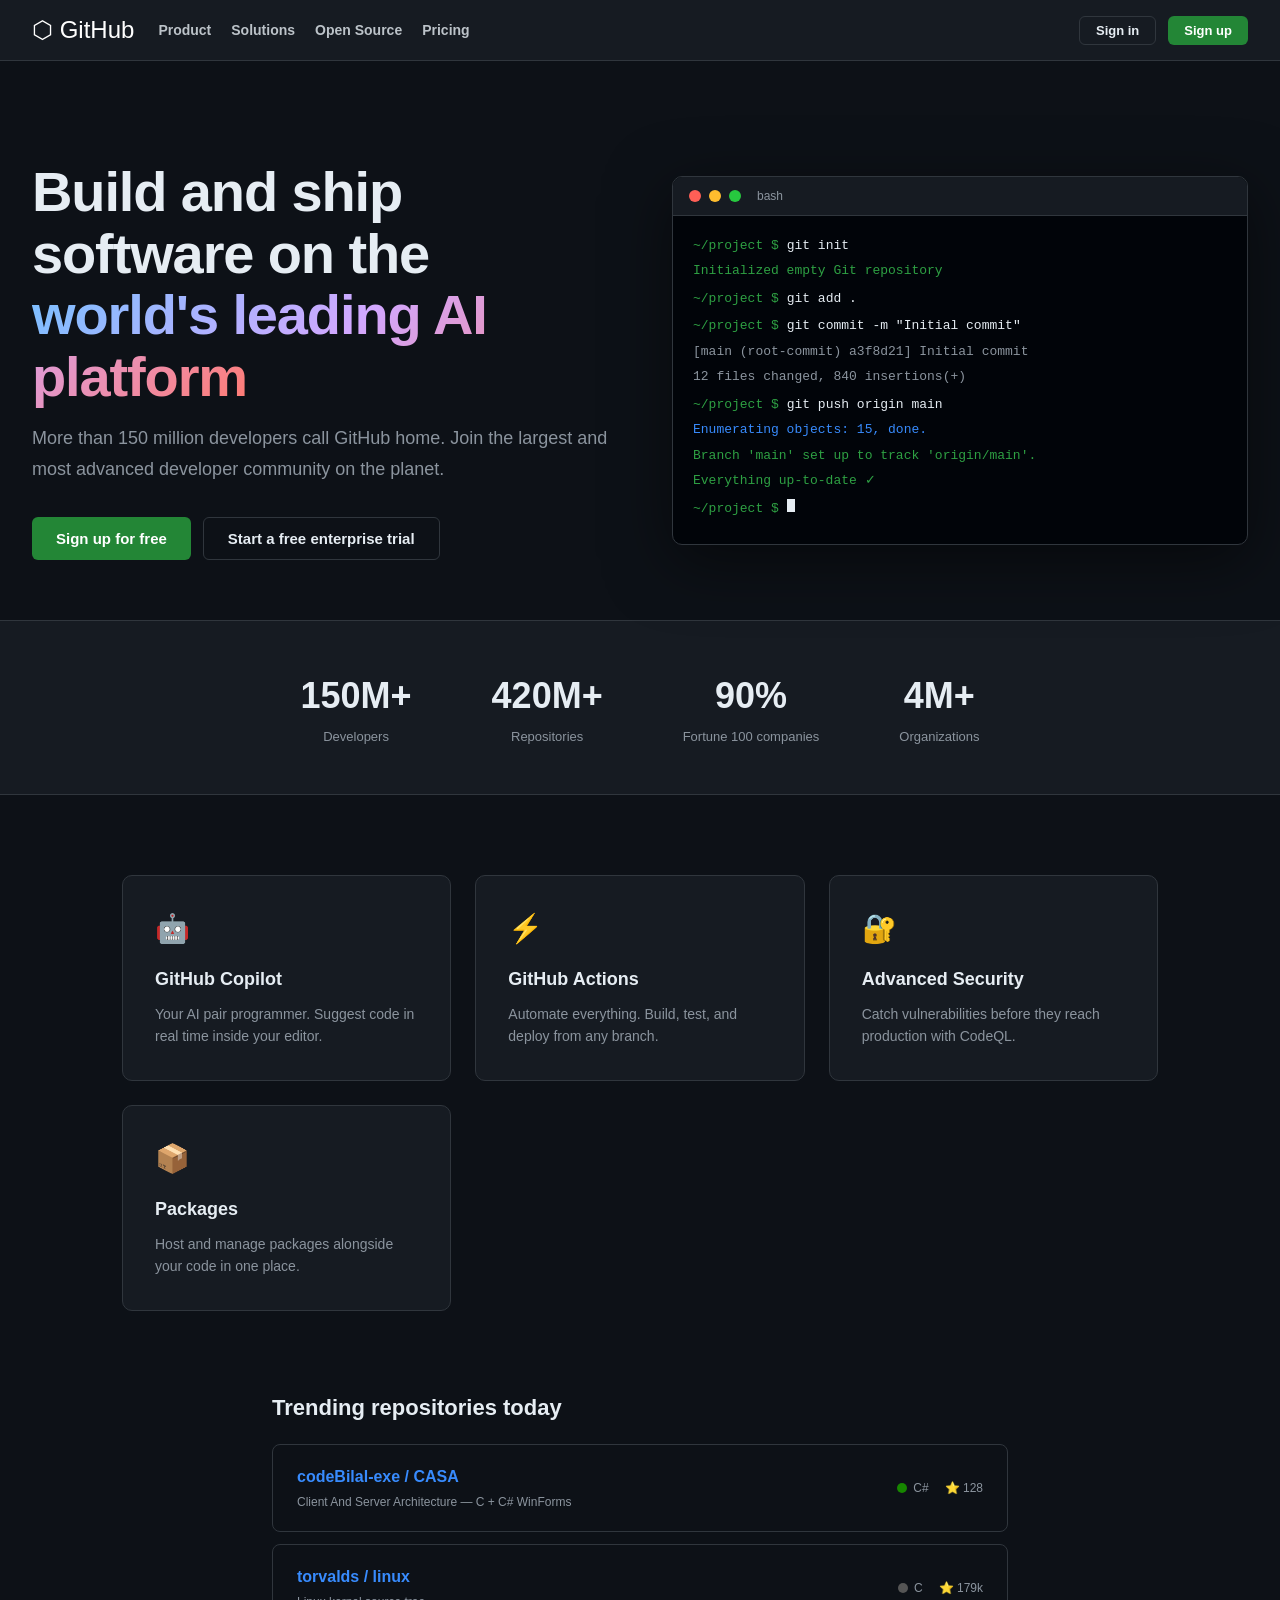
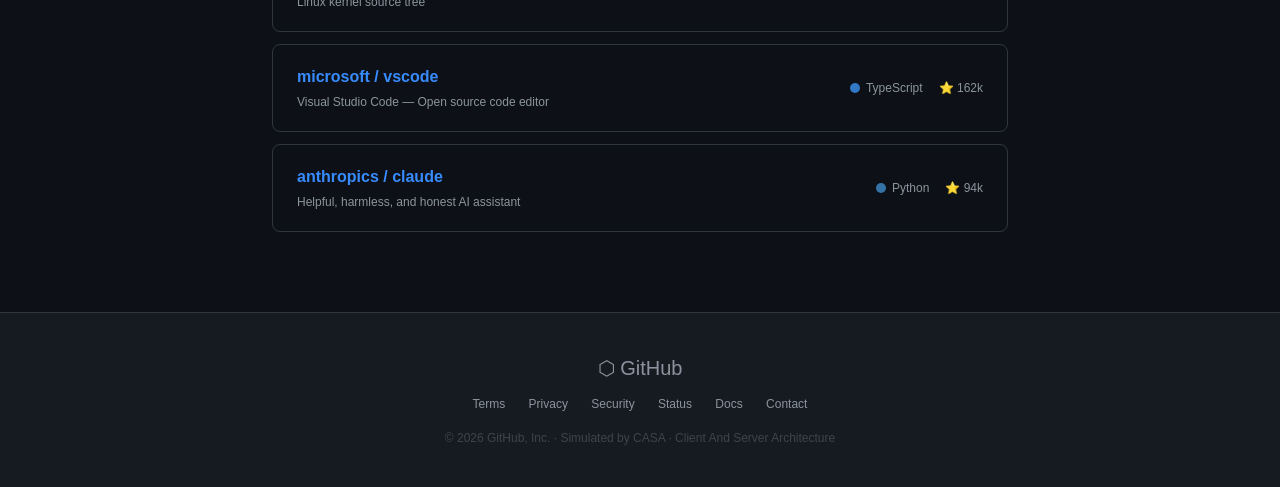
<file: Websites/github/index.html>
<!DOCTYPE html>
<html lang="en">
<head>
<meta charset="UTF-8">
<meta name="viewport" content="width=device-width, initial-scale=1.0">
<title>GitHub · Build and ship software</title>
<link rel="icon" type="image/svg+xml" href="data:image/svg+xml,<svg xmlns='http://www.w3.org/2000/svg' viewBox='0 0 100 100'><circle cx='50' cy='50' r='45' fill='%230288d1'/><text x='50' y='60' font-size='40' font-weight='bold' text-anchor='middle' fill='white'>⬡</text></svg>">
<style>
  :root {
    --bg:      #0d1117;
    --bg2:     #161b22;
    --border:  #30363d;
    --text:    #e6edf3;
    --muted:   #8b949e;
    --green:   #238636;
    --green-h: #2ea043;
    --blue:    #388bfd;
    --orange:  #d29922;
  }

  * { margin: 0; padding: 0; box-sizing: border-box; }

  body {
    background: var(--bg);
    color: var(--text);
    font-family: -apple-system, BlinkMacSystemFont, "Segoe UI", Helvetica, Arial, sans-serif;
    font-size: 14px;
    line-height: 1.5;
    min-height: 100vh;
  }

  /* ── NAV ── */
  nav {
    background: var(--bg2);
    border-bottom: 1px solid var(--border);
    padding: 12px 32px;
    display: flex;
    align-items: center;
    gap: 24px;
    position: sticky; top: 0; z-index: 100;
  }
  .nav-logo { font-size: 24px; color: #fff; cursor: pointer; }
  .nav-links { display: flex; gap: 20px; }
  .nav-links a {
    color: var(--text); text-decoration: none; font-size: 14px; font-weight: 600;
    opacity: .8; transition: opacity .2s;
  }
  .nav-links a:hover { opacity: 1; }
  .nav-right { margin-left: auto; display: flex; gap: 12px; }
  .btn-nav {
    padding: 6px 16px; border-radius: 6px; font-size: 13px; font-weight: 600;
    cursor: pointer; border: none; transition: background .2s;
  }
  .btn-sign-in {
    background: transparent;
    color: var(--text);
    border: 1px solid var(--border);
  }
  .btn-sign-in:hover { background: var(--border); }
  .btn-sign-up {
    background: var(--green);
    color: #fff;
  }
  .btn-sign-up:hover { background: var(--green-h); }

  /* ── HERO ── */
  .hero {
    max-width: 1280px; margin: 0 auto;
    padding: 100px 32px 60px;
    display: grid;
    grid-template-columns: 1fr 1fr;
    gap: 64px;
    align-items: center;
    animation: fadeUp .8s ease both;
  }

  @keyframes fadeUp {
    from { opacity: 0; transform: translateY(24px); }
    to   { opacity: 1; transform: none; }
  }

  .hero h1 {
    font-size: clamp(32px, 5vw, 56px);
    font-weight: 800;
    line-height: 1.1;
    letter-spacing: -.02em;
    margin-bottom: 16px;
  }

  .hero h1 span {
    background: linear-gradient(135deg, #79c0ff, #d2a8ff, #ff7b72);
    -webkit-background-clip: text; -webkit-text-fill-color: transparent;
    background-clip: text;
  }

  .hero p {
    font-size: 18px;
    color: var(--muted);
    line-height: 1.7;
    margin-bottom: 32px;
  }

  .hero-actions { display: flex; gap: 12px; flex-wrap: wrap; }
  .btn-cta {
    padding: 12px 24px; border-radius: 6px;
    font-size: 15px; font-weight: 600;
    cursor: pointer; border: none;
    transition: transform .2s, box-shadow .2s;
  }
  .btn-cta:hover { transform: translateY(-2px); box-shadow: 0 8px 24px rgba(0,0,0,.4); }
  .btn-cta-green  { background: var(--green); color: #fff; }
  .btn-cta-green:hover { background: var(--green-h); }
  .btn-cta-ghost  { background: transparent; color: var(--text); border: 1px solid var(--border); }
  .btn-cta-ghost:hover { background: var(--bg2); }

  /* Terminal mock */
  .terminal {
    background: #010409;
    border: 1px solid var(--border);
    border-radius: 10px;
    overflow: hidden;
    box-shadow: 0 16px 64px rgba(0,0,0,.5);
    animation: fadeUp .8s ease .2s both;
  }
  .terminal-bar {
    background: var(--bg2);
    padding: 10px 16px;
    display: flex; align-items: center; gap: 8px;
    border-bottom: 1px solid var(--border);
  }
  .dot { width: 12px; height: 12px; border-radius: 50%; }
  .dot-r { background: #ff5f56; }
  .dot-y { background: #ffbd2e; }
  .dot-g { background: #27c93f; }
  .terminal-body { padding: 20px; font-family: "Courier New", monospace; font-size: 13px; }
  .term-line { margin-bottom: 6px; }
  .prompt  { color: var(--green-h); }
  .cmd     { color: #e6edf3; }
  .out     { color: var(--muted); }
  .out-g   { color: var(--green-h); }
  .out-b   { color: var(--blue); }
  .cursor  { display: inline-block; width: 8px; height: 13px; background: #e6edf3; animation: blink 1s step-end infinite; }
  @keyframes blink { 50% { opacity: 0; } }

  /* ── STATS ── */
  .stats {
    background: var(--bg2);
    border-top: 1px solid var(--border);
    border-bottom: 1px solid var(--border);
    padding: 48px 32px;
    display: flex; justify-content: center; gap: 80px; flex-wrap: wrap;
  }
  .stat { text-align: center; }
  .stat-num { font-size: 36px; font-weight: 800; color: var(--text); }
  .stat-label { font-size: 13px; color: var(--muted); margin-top: 4px; }

  /* ── FEATURES ── */
  .features {
    max-width: 1100px; margin: 80px auto;
    padding: 0 32px;
    display: grid;
    grid-template-columns: repeat(auto-fit, minmax(280px, 1fr));
    gap: 24px;
  }

  .feature-card {
    background: var(--bg2);
    border: 1px solid var(--border);
    border-radius: 10px;
    padding: 32px;
    transition: border-color .2s, transform .2s;
    cursor: default;
  }
  .feature-card:hover { border-color: #58a6ff; transform: translateY(-4px); }
  .feature-icon { font-size: 28px; margin-bottom: 16px; }
  .feature-title { font-size: 18px; font-weight: 700; margin-bottom: 10px; }
  .feature-desc { font-size: 14px; color: var(--muted); line-height: 1.6; }

  /* ── REPO LIST ── */
  .repos {
    max-width: 800px; margin: 0 auto 80px;
    padding: 0 32px;
  }
  .repos h2 { font-size: 22px; font-weight: 700; margin-bottom: 20px; }
  .repo-card {
    border: 1px solid var(--border);
    border-radius: 8px; padding: 20px 24px;
    margin-bottom: 12px;
    display: flex; align-items: center; justify-content: space-between;
    transition: background .2s, border-color .2s;
    cursor: pointer;
  }
  .repo-card:hover { background: var(--bg2); border-color: #58a6ff; }
  .repo-name  { font-weight: 700; color: var(--blue); font-size: 16px; }
  .repo-meta  { font-size: 12px; color: var(--muted); margin-top: 4px; }
  .repo-lang  { font-size: 12px; color: var(--muted); display: flex; align-items: center; gap: 6px; }
  .lang-dot   { width: 10px; height: 10px; border-radius: 50%; }
  .star-count { color: var(--muted); font-size: 12px; margin-left: 16px; }

  /* ── FOOTER ── */
  footer {
    background: var(--bg2);
    border-top: 1px solid var(--border);
    padding: 40px 32px;
    color: var(--muted);
    font-size: 12px;
    text-align: center;
  }
  footer .footer-logo { font-size: 20px; margin-bottom: 12px; }
  footer a { color: var(--muted); text-decoration: none; margin: 0 10px; }
  footer a:hover { color: var(--text); }
  footer p { margin-top: 16px; color: #3d444d; }
</style>
</head>
<body>

<nav>
  <span class="nav-logo">⬡ GitHub</span>
  <div class="nav-links">
    <a href="#">Product</a>
    <a href="#">Solutions</a>
    <a href="#">Open Source</a>
    <a href="#">Pricing</a>
  </div>
  <div class="nav-right">
    <button class="btn-nav btn-sign-in">Sign in</button>
    <button class="btn-nav btn-sign-up">Sign up</button>
  </div>
</nav>

<section class="hero">
  <div>
    <h1>Build and ship software on the <span>world's leading AI platform</span></h1>
    <p>More than 150 million developers call GitHub home. Join the largest and most advanced developer community on the planet.</p>
    <div class="hero-actions">
      <button class="btn-cta btn-cta-green">Sign up for free</button>
      <button class="btn-cta btn-cta-ghost">Start a free enterprise trial</button>
    </div>
  </div>

  <div class="terminal">
    <div class="terminal-bar">
      <div class="dot dot-r"></div>
      <div class="dot dot-y"></div>
      <div class="dot dot-g"></div>
      <span style="color:#8b949e;font-size:12px;margin-left:8px">bash</span>
    </div>
    <div class="terminal-body">
      <div class="term-line"><span class="prompt">~/project $</span> <span class="cmd">git init</span></div>
      <div class="term-line out out-g">Initialized empty Git repository</div>
      <div class="term-line" style="margin-top:8px"><span class="prompt">~/project $</span> <span class="cmd">git add .</span></div>
      <div class="term-line" style="margin-top:8px"><span class="prompt">~/project $</span> <span class="cmd">git commit -m "Initial commit"</span></div>
      <div class="term-line out">[main (root-commit) a3f8d21] Initial commit</div>
      <div class="term-line out"> 12 files changed, 840 insertions(+)</div>
      <div class="term-line" style="margin-top:8px"><span class="prompt">~/project $</span> <span class="cmd">git push origin main</span></div>
      <div class="term-line out out-b">Enumerating objects: 15, done.</div>
      <div class="term-line out out-g">Branch 'main' set up to track 'origin/main'.</div>
      <div class="term-line out out-g">Everything up-to-date ✓</div>
      <div class="term-line" style="margin-top:8px"><span class="prompt">~/project $</span> <span class="cursor"></span></div>
    </div>
  </div>
</section>

<section class="stats">
  <div class="stat"><div class="stat-num">150M+</div><div class="stat-label">Developers</div></div>
  <div class="stat"><div class="stat-num">420M+</div><div class="stat-label">Repositories</div></div>
  <div class="stat"><div class="stat-num">90%</div><div class="stat-label">Fortune 100 companies</div></div>
  <div class="stat"><div class="stat-num">4M+</div><div class="stat-label">Organizations</div></div>
</section>

<section class="features">
  <div class="feature-card">
    <div class="feature-icon">🤖</div>
    <div class="feature-title">GitHub Copilot</div>
    <div class="feature-desc">Your AI pair programmer. Suggest code in real time inside your editor.</div>
  </div>
  <div class="feature-card">
    <div class="feature-icon">⚡</div>
    <div class="feature-title">GitHub Actions</div>
    <div class="feature-desc">Automate everything. Build, test, and deploy from any branch.</div>
  </div>
  <div class="feature-card">
    <div class="feature-icon">🔐</div>
    <div class="feature-title">Advanced Security</div>
    <div class="feature-desc">Catch vulnerabilities before they reach production with CodeQL.</div>
  </div>
  <div class="feature-card">
    <div class="feature-icon">📦</div>
    <div class="feature-title">Packages</div>
    <div class="feature-desc">Host and manage packages alongside your code in one place.</div>
  </div>
</section>

<section class="repos">
  <h2>Trending repositories today</h2>

  <div class="repo-card">
    <div>
      <div class="repo-name">codeBilal-exe / CASA</div>
      <div class="repo-meta">Client And Server Architecture — C + C# WinForms</div>
    </div>
    <div style="display:flex;align-items:center">
      <div class="repo-lang"><div class="lang-dot" style="background:#178600"></div>C#</div>
      <div class="star-count">⭐ 128</div>
    </div>
  </div>

  <div class="repo-card">
    <div>
      <div class="repo-name">torvalds / linux</div>
      <div class="repo-meta">Linux kernel source tree</div>
    </div>
    <div style="display:flex;align-items:center">
      <div class="repo-lang"><div class="lang-dot" style="background:#555555"></div>C</div>
      <div class="star-count">⭐ 179k</div>
    </div>
  </div>

  <div class="repo-card">
    <div>
      <div class="repo-name">microsoft / vscode</div>
      <div class="repo-meta">Visual Studio Code — Open source code editor</div>
    </div>
    <div style="display:flex;align-items:center">
      <div class="repo-lang"><div class="lang-dot" style="background:#3178c6"></div>TypeScript</div>
      <div class="star-count">⭐ 162k</div>
    </div>
  </div>

  <div class="repo-card">
    <div>
      <div class="repo-name">anthropics / claude</div>
      <div class="repo-meta">Helpful, harmless, and honest AI assistant</div>
    </div>
    <div style="display:flex;align-items:center">
      <div class="repo-lang"><div class="lang-dot" style="background:#3572A5"></div>Python</div>
      <div class="star-count">⭐ 94k</div>
    </div>
  </div>
</section>

<footer>
  <div class="footer-logo">⬡ GitHub</div>
  <div>
    <a href="#">Terms</a>
    <a href="#">Privacy</a>
    <a href="#">Security</a>
    <a href="#">Status</a>
    <a href="#">Docs</a>
    <a href="#">Contact</a>
  </div>
  <p>&copy; 2026 GitHub, Inc. · Simulated by CASA · Client And Server Architecture</p>
</footer>

</body>
</html>
</file>
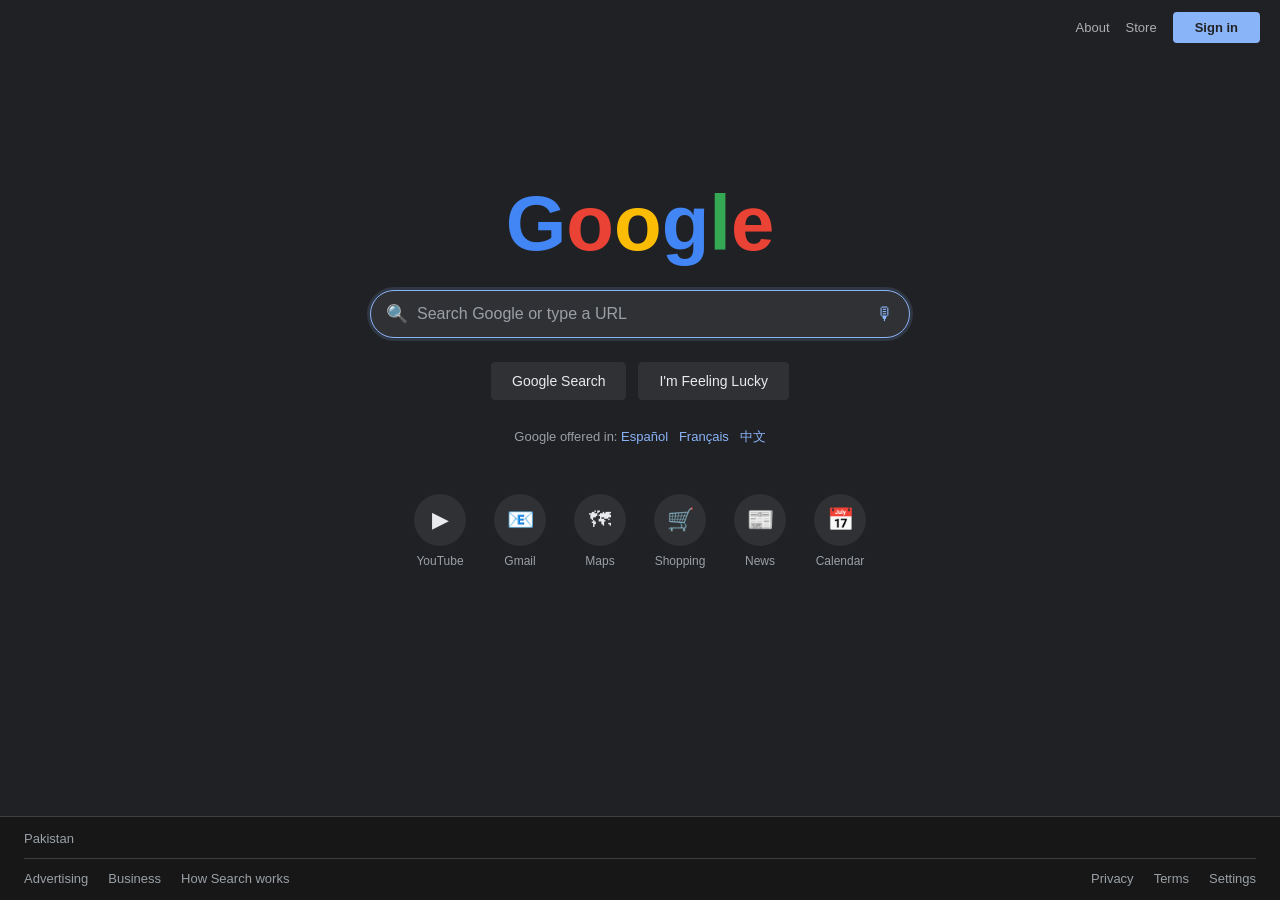
<file: Websites/google/index.html>
<!DOCTYPE html>
<html lang="en">
<head>
<meta charset="UTF-8">
<meta name="viewport" content="width=device-width, initial-scale=1.0">
<title>Google</title>
<link rel="icon" type="image/svg+xml" href="data:image/svg+xml,<svg xmlns='http://www.w3.org/2000/svg' viewBox='0 0 100 100'><circle cx='50' cy='50' r='45' fill='%230288d1'/><text x='50' y='60' font-size='40' font-weight='bold' text-anchor='middle' fill='white'>⬡</text></svg>">
<style>
  * { margin: 0; padding: 0; box-sizing: border-box; }

  body {
    background: #202124;
    color: #e8eaed;
    font-family: arial, sans-serif;
    min-height: 100vh;
    display: flex;
    flex-direction: column;
  }

  /* ── NAV ── */
  header {
    display: flex;
    justify-content: flex-end;
    align-items: center;
    padding: 12px 20px;
    gap: 16px;
  }
  header a {
    color: #e8eaed;
    text-decoration: none;
    font-size: 13px;
    opacity: .7;
  }
  header a:hover { opacity: 1; }
  header .sign-in {
    background: #8ab4f8;
    color: #202124;
    padding: 8px 22px;
    border-radius: 4px;
    font-size: 13px;
    font-weight: 600;
    opacity: 1;
    transition: background .2s;
  }
  header .sign-in:hover { background: #aecbfa; }

  /* ── CENTRE ── */
  main {
    flex: 1;
    display: flex;
    flex-direction: column;
    align-items: center;
    justify-content: center;
    padding-bottom: 120px;
    animation: slideUp .7s ease;
  }

  @keyframes slideUp {
    from { opacity: 0; transform: translateY(20px); }
    to   { opacity: 1; transform: none; }
  }

  /* Coloured Google logo */
  .logo {
    font-size: 78px;
    font-weight: 700;
    line-height: 1;
    margin-bottom: 28px;
    user-select: none;
  }
  .g1 { color: #4285f4; }
  .g2 { color: #ea4335; }
  .g3 { color: #fbbc05; }
  .g4 { color: #4285f4; }
  .g5 { color: #34a853; }
  .g6 { color: #ea4335; }

  /* Search box */
  .search-wrap {
    position: relative;
    width: 540px;
    max-width: 90vw;
    margin-bottom: 24px;
  }
  .search-icon {
    position: absolute;
    left: 16px; top: 50%;
    transform: translateY(-50%);
    color: #9aa0a6;
    font-size: 18px;
  }
  .search-wrap input {
    width: 100%;
    padding: 14px 50px 14px 46px;
    background: #303134;
    border: 1px solid #303134;
    border-radius: 24px;
    color: #e8eaed;
    font-size: 16px;
    outline: none;
    transition: border-color .2s, box-shadow .2s;
  }
  .search-wrap input:focus {
    border-color: #8ab4f8;
    box-shadow: 0 0 0 3px rgba(138,180,248,.15);
  }
  .search-wrap input::placeholder { color: #9aa0a6; }
  .mic-icon {
    position: absolute;
    right: 16px; top: 50%;
    transform: translateY(-50%);
    color: #8ab4f8;
    cursor: pointer;
    font-size: 18px;
  }

  /* Buttons */
  .btn-row {
    display: flex; gap: 12px; flex-wrap: wrap; justify-content: center;
  }
  .btn-row button {
    background: #303134;
    color: #e8eaed;
    border: 1px solid #303134;
    padding: 10px 20px;
    border-radius: 4px;
    font-size: 14px;
    cursor: pointer;
    transition: border-color .2s, background .2s;
  }
  .btn-row button:hover {
    background: #3c4043;
    border-color: #5f6368;
  }

  /* Language notice */
  .lang-notice {
    margin-top: 28px;
    font-size: 13px;
    color: #9aa0a6;
  }
  .lang-notice a { color: #8ab4f8; text-decoration: none; }

  /* ── QUICK LINKS ── */
  .quicklinks {
    display: flex;
    gap: 28px;
    margin-top: 48px;
    flex-wrap: wrap;
    justify-content: center;
  }
  .ql-item {
    display: flex; flex-direction: column; align-items: center;
    gap: 8px; cursor: pointer;
    transition: transform .2s;
  }
  .ql-item:hover { transform: translateY(-4px); }
  .ql-icon {
    width: 52px; height: 52px;
    background: #303134;
    border-radius: 50%;
    display: flex; align-items: center; justify-content: center;
    font-size: 22px;
  }
  .ql-label { font-size: 12px; color: #9aa0a6; }

  /* ── FOOTER ── */
  footer {
    background: #171717;
    border-top: 1px solid #3c4043;
    padding: 14px 24px;
  }
  .footer-top {
    font-size: 13px;
    color: #9aa0a6;
    padding-bottom: 12px;
    border-bottom: 1px solid #3c4043;
    margin-bottom: 12px;
  }
  .footer-bot {
    display: flex;
    justify-content: space-between;
    flex-wrap: wrap;
    gap: 8px;
  }
  .footer-bot a {
    color: #9aa0a6; font-size: 13px; text-decoration: none;
  }
  .footer-bot a:hover { text-decoration: underline; }
  .footer-links { display: flex; gap: 20px; }
</style>
</head>
<body>

<header>
  <a href="#">About</a>
  <a href="#">Store</a>
  <a href="#" class="sign-in">Sign in</a>
</header>

<main>
  <div class="logo">
    <span class="g1">G</span><span class="g2">o</span><span class="g3">o</span><span class="g4">g</span><span class="g5">l</span><span class="g6">e</span>
  </div>

  <div class="search-wrap">
    <span class="search-icon">🔍</span>
    <input type="text" placeholder="Search Google or type a URL" autofocus>
    <span class="mic-icon">🎙</span>
  </div>

  <div class="btn-row">
    <button>Google Search</button>
    <button>I'm Feeling Lucky</button>
  </div>

  <p class="lang-notice">
    Google offered in: <a href="#">Español</a> &nbsp; <a href="#">Français</a> &nbsp; <a href="#">中文</a>
  </p>

  <div class="quicklinks">
    <div class="ql-item"><div class="ql-icon">▶</div><span class="ql-label">YouTube</span></div>
    <div class="ql-item"><div class="ql-icon">📧</div><span class="ql-label">Gmail</span></div>
    <div class="ql-item"><div class="ql-icon">🗺</div><span class="ql-label">Maps</span></div>
    <div class="ql-item"><div class="ql-icon">🛒</div><span class="ql-label">Shopping</span></div>
    <div class="ql-item"><div class="ql-icon">📰</div><span class="ql-label">News</span></div>
    <div class="ql-item"><div class="ql-icon">📅</div><span class="ql-label">Calendar</span></div>
  </div>
</main>

<footer>
  <div class="footer-top">Pakistan</div>
  <div class="footer-bot">
    <div class="footer-links">
      <a href="#">Advertising</a>
      <a href="#">Business</a>
      <a href="#">How Search works</a>
    </div>
    <div class="footer-links">
      <a href="#">Privacy</a>
      <a href="#">Terms</a>
      <a href="#">Settings</a>
    </div>
  </div>
</footer>

</body>
</html>
</file>
